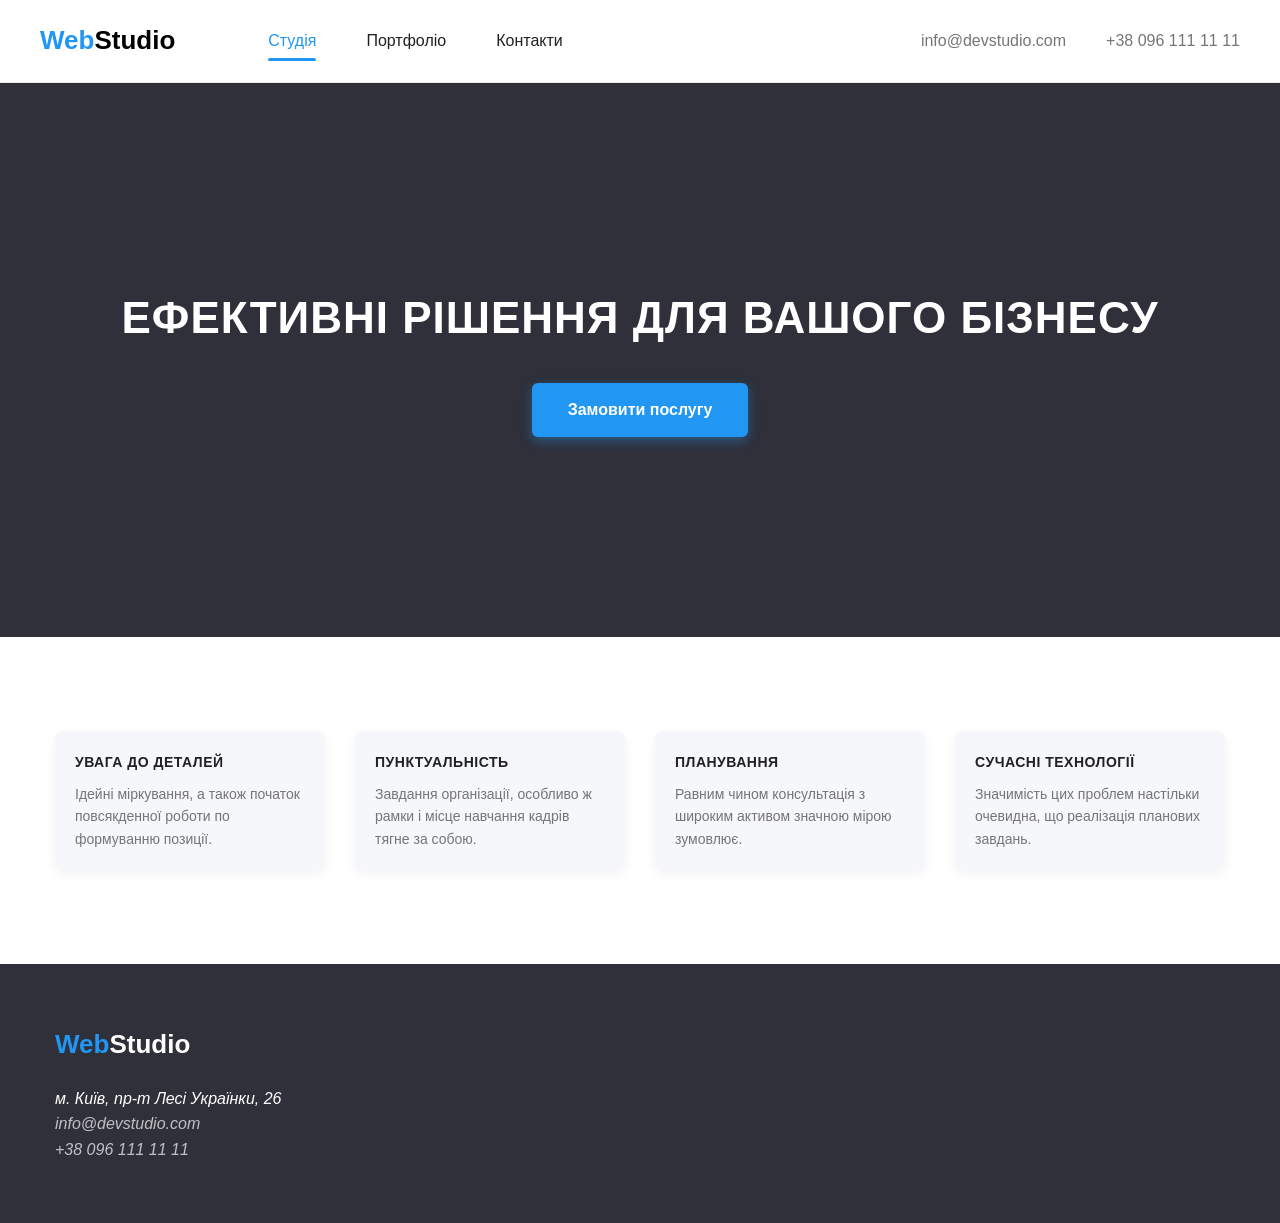
<file: index.html>
<!DOCTYPE html>
<html lang="uk">
<head>
    <meta charset="UTF-8">
    <meta name="viewport" content="width=device-width, initial-scale=1.0">
    <title>WebStudio — Головна</title>

    <link rel="stylesheet" href="https://cdnjs.cloudflare.com/ajax/libs/modern-normalize/2.0.0/modern-normalize.min.css">
    <link rel="stylesheet" href="./css/styles.css">
</head>

<body>

<header class="page-header">
    <div class="container main-nav">
        <nav class="nav">
            <a href="./index.html" class="logo"><span class="accent">Web</span>Studio</a>

            <ul class="site-nav list">
                <li><a href="./index.html" class="link current">Студія</a></li>
                <li><a href="./portfolio.html" class="link">Портфоліо</a></li>
                <li><a href="./contacts.html" class="link">Контакти</a></li>
            </ul>
        </nav>

        <ul class="auth-nav list">
            <li><a href="mailto:info@devstudio.com" class="link">info@devstudio.com</a></li>
            <li><a href="tel:+380961111111" class="link">+38 096 111 11 11</a></li>
        </ul>
    </div>
</header>

<main>
    <section class="hero">
        <div class="container hero-center">
            <h1 class="hero-title">Ефективні рішення для вашого бізнесу</h1>
            <a href="./portfolio.html" class="hero-button">Замовити послугу</a>
        </div>
    </section>

    <section class="section">
        <div class="container">
            <h2 class="visually-hidden">Наші переваги</h2>

            <ul class="features-list list">
                <li class="item">
                    <h3 class="title">УВАГА ДО ДЕТАЛЕЙ</h3>
                    <p class="text">Ідейні міркування, а також початок повсякденної роботи по формуванню позиції.</p>
                </li>

                <li class="item">
                    <h3 class="title">ПУНКТУАЛЬНІСТЬ</h3>
                    <p class="text">Завдання організації, особливо ж рамки і місце навчання кадрів тягне за собою.</p>
                </li>

                <li class="item">
                    <h3 class="title">ПЛАНУВАННЯ</h3>
                    <p class="text">Равним чином консультація з широким активом значною мірою зумовлює.</p>
                </li>

                <li class="item">
                    <h3 class="title">СУЧАСНІ ТЕХНОЛОГІЇ</h3>
                    <p class="text">Значимість цих проблем настільки очевидна, що реалізація планових завдань.</p>
                </li>
            </ul>
        </div>
    </section>
</main>

<footer class="footer">
    <div class="container footer-container">
        <a href="./index.html" class="logo footer-logo"><span class="accent">Web</span>Studio</a>

        <address class="footer-address">
            <ul class="address-list list">
                <li><p class="map-link">м. Київ, пр-т Лесі Українки, 26</p></li>
                <li><a href="mailto:info@devstudio.com" class="link">info@devstudio.com</a></li>
                <li><a href="tel:+380961111111" class="link">+38 096 111 11 11</a></li>
            </ul>
        </address>
    </div>
</footer>

</body>
</html>
</file>
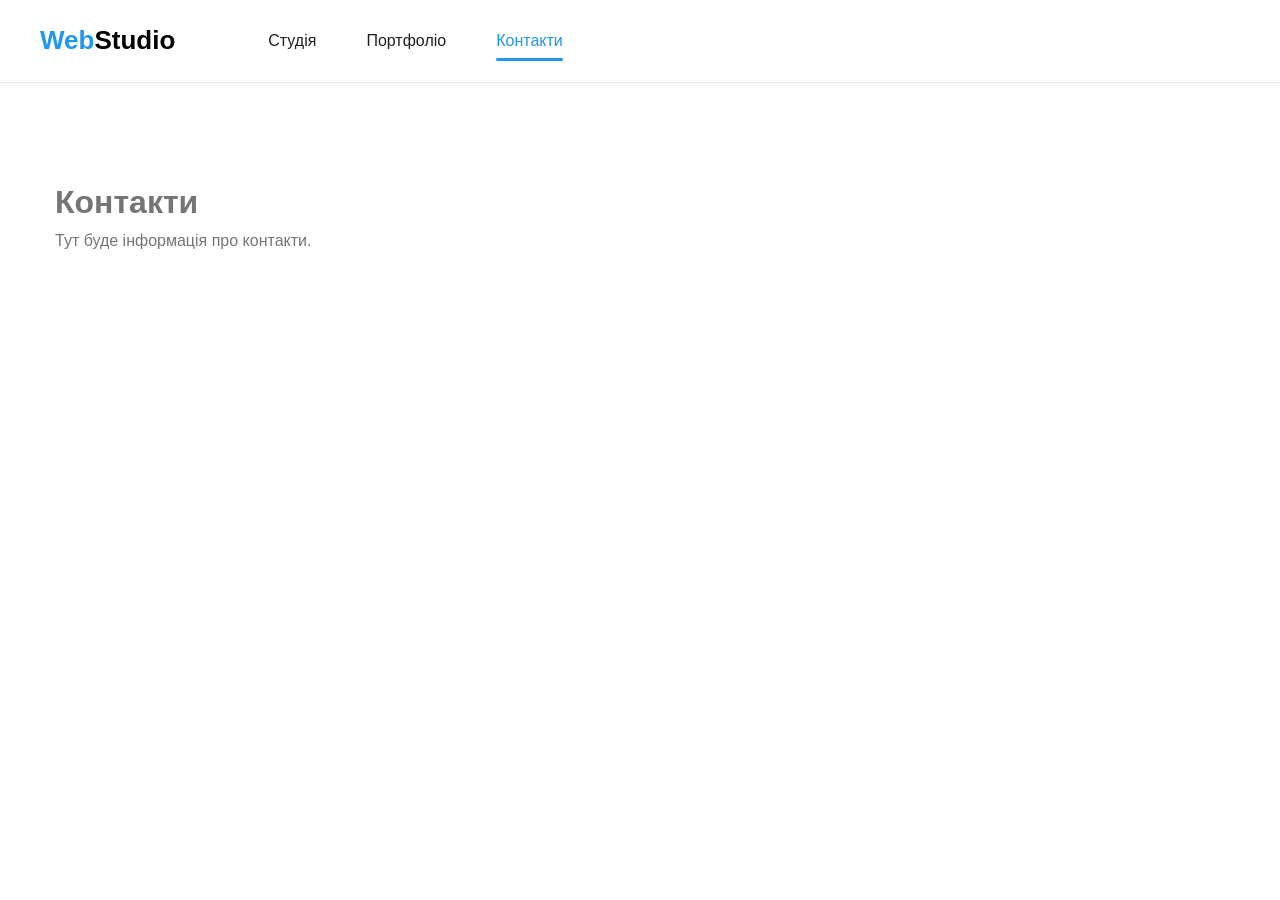
<file: contacts.html>
<!DOCTYPE html>
<html lang="uk">
<head>
    <meta charset="UTF-8">
    <meta name="viewport" content="width=device-width, initial-scale=1.0">
    <title>WebStudio — Контакти</title>

    <link rel="stylesheet" href="https://cdnjs.cloudflare.com/ajax/libs/modern-normalize/2.0.0/modern-normalize.min.css">
    <link rel="stylesheet" href="./css/styles.css">
</head>

<body>

<header class="page-header">
    <div class="container main-nav">
        <nav class="nav">
            <a href="./index.html" class="logo"><span class="accent">Web</span>Studio</a>

            <ul class="site-nav list">
                <li><a href="./index.html" class="link">Студія</a></li>
                <li><a href="./portfolio.html" class="link">Портфоліо</a></li>
                <li><a href="./contacts.html" class="link current">Контакти</a></li>
            </ul>
        </nav>
    </div>
</header>

<main class="section">
    <div class="container">
        <h1>Контакти</h1>
        <p>Тут буде інформація про контакти.</p>
    </div>
</main>

</body>
</html>
</file>
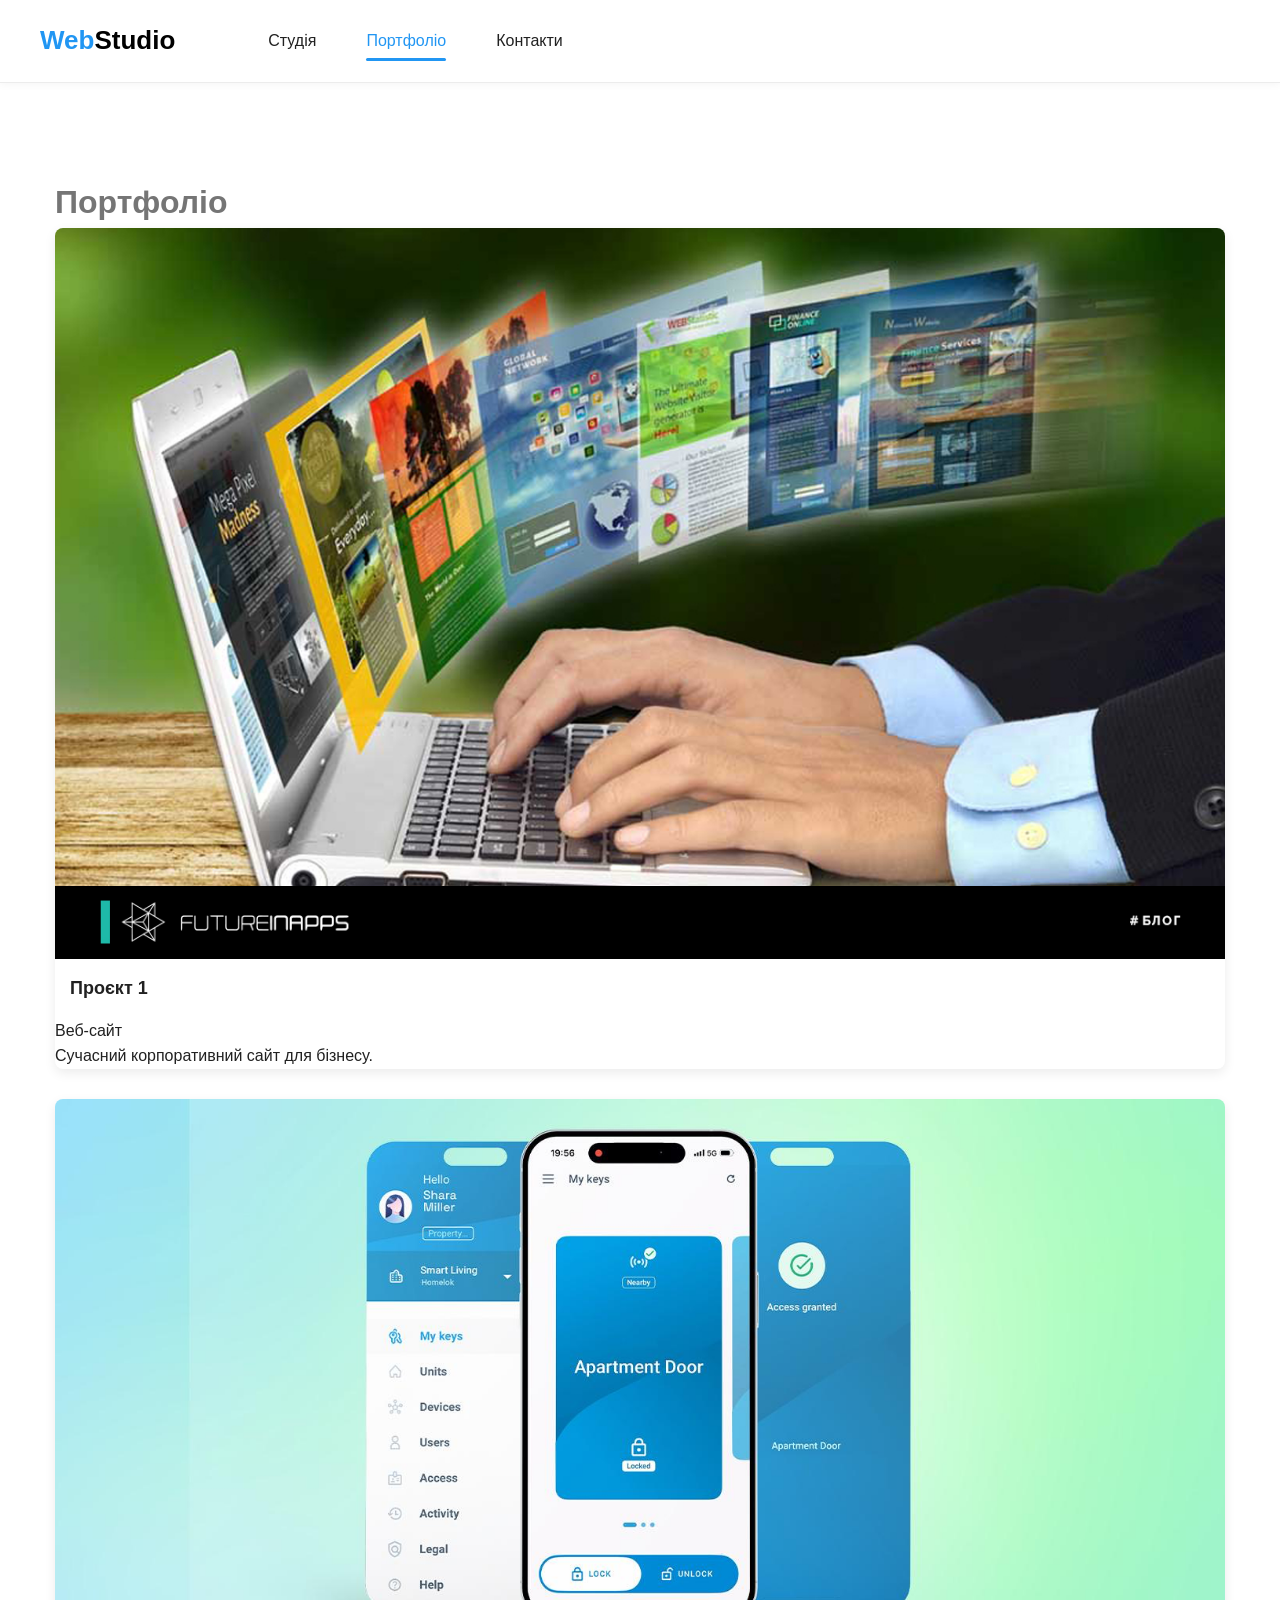
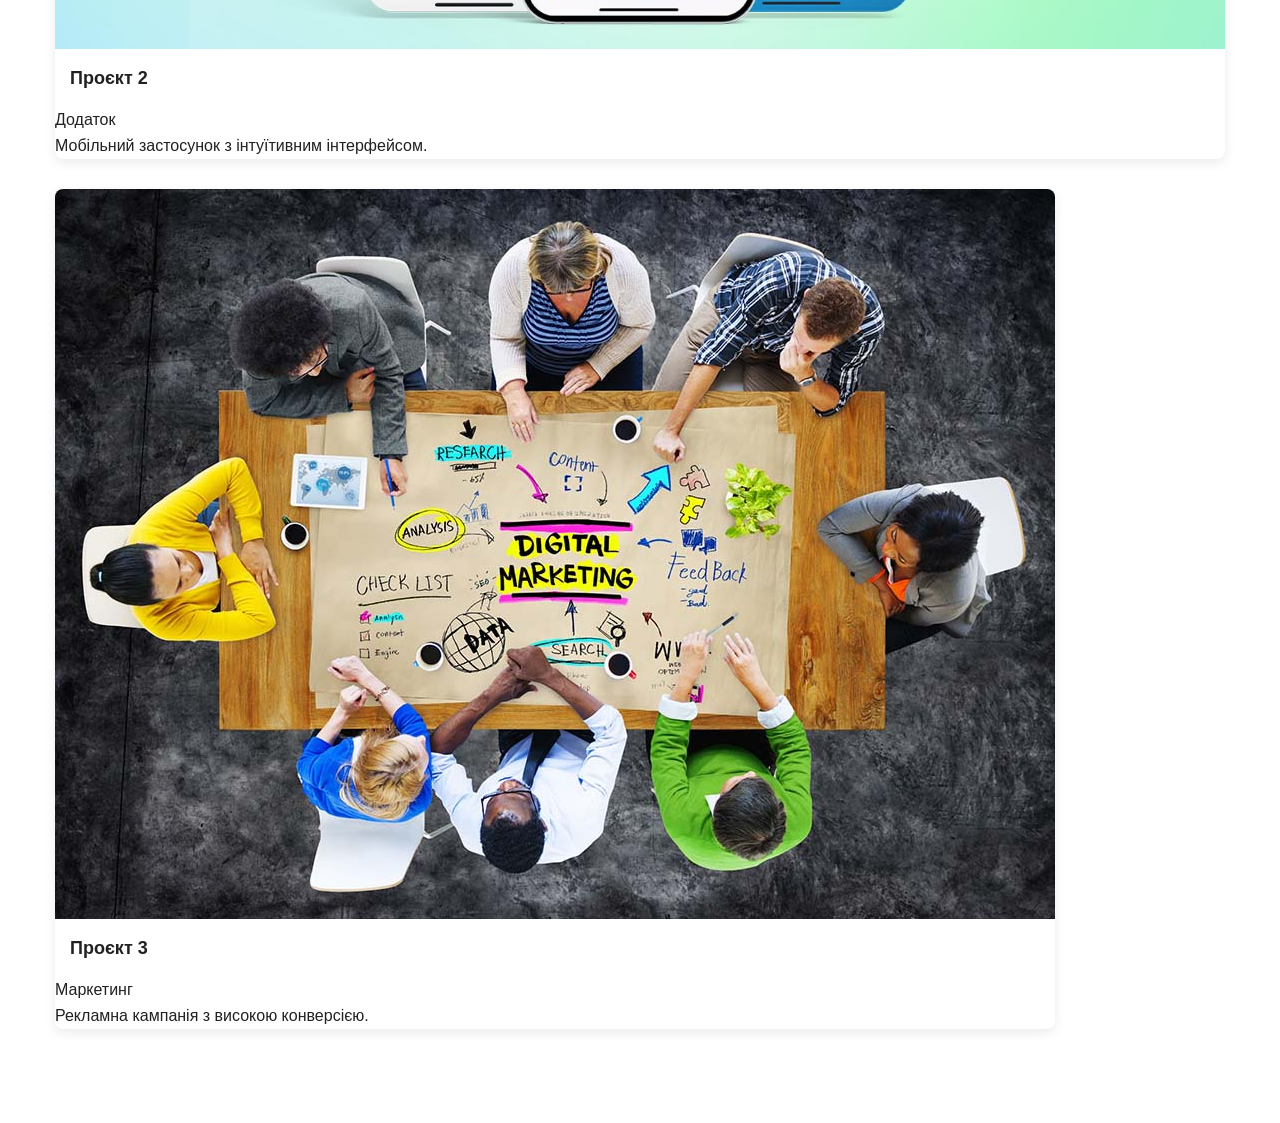
<file: portfolio.html>
<!DOCTYPE html>
<html lang="uk">
<head>
    <meta charset="UTF-8">
    <meta name="viewport" content="width=device-width, initial-scale=1.0">
    <title>WebStudio — Портфоліо</title>

    <link rel="stylesheet" href="https://cdnjs.cloudflare.com/ajax/libs/modern-normalize/2.0.0/modern-normalize.min.css">
    <link rel="stylesheet" href="./css/styles.css">
</head>

<body>

<header class="page-header">
    <div class="container main-nav">
        <nav class="nav">
            <a href="./index.html" class="logo"><span class="accent">Web</span>Studio</a>

            <ul class="site-nav list">
                <li><a href="./index.html" class="link">Студія</a></li>
                <li><a href="./portfolio.html" class="link current">Портфоліо</a></li>
                <li><a href="./contacts.html" class="link">Контакти</a></li>
            </ul>
        </nav>
    </div>
</header>

<main class="section">
    <div class="container">
        <h1>Портфоліо</h1>

        <ul class="portfolio-grid list">

            <!-- Проєкт 1 -->
            <li>
                <a href="#" class="portfolio-card">
                    <img src="./images/portfolio/222.jpg" alt="Проєкт 1">
                    <div class="portfolio-info">
                        <h3 class="portfolio-name">Проєкт 1</h3>
                        <p class="portfolio-type">Веб-сайт</p>
                        <p class="portfolio-desc">Сучасний корпоративний сайт для бізнесу.</p>
                    </div>
                </a>
            </li>

            <!-- Проєкт 2 -->
            <li>
                <a href="#" class="portfolio-card">
                    <img src="./images/portfolio/1111.jpg" alt="Проєкт 2">
                    <div class="portfolio-info">
                        <h3 class="portfolio-name">Проєкт 2</h3>
                        <p class="portfolio-type">Додаток</p>
                        <p class="portfolio-desc">Мобільний застосунок з інтуїтивним інтерфейсом.</p>
                    </div>
                </a>
            </li>

            <!-- Проєкт 3 -->
            <li>
                <a href="#" class="portfolio-card">
                    <img src="./images/portfolio/333.jpg" alt="Проєкт 3">
                    <div class="portfolio-info">
                        <h3 class="portfolio-name">Проєкт 3</h3>
                        <p class="portfolio-type">Маркетинг</p>
                        <p class="portfolio-desc">Рекламна кампанія з високою конверсією.</p>
                    </div>
                </a>
            </li>

        </ul>
    </div>
</main>

</body>
</html>
</file>
<file: css/styles.css>
:root {
  --primary-text-color: #757575;
  --title-text-color: #212121;
  --accent-color: #2196f3;
  --white-color: #ffffff;
  --bg-dark-color: #2f303a;
  --light-bg: #f5f7fa;
}

/* RESET */
h1, h2, h3, h4, h5, h6, p, ul {
  margin: 0;
  padding: 0;
}

.list {
  list-style: none;
}

img {
  display: block;
  max-width: 100%;
  height: auto;
}

body {
  font-family: 'Roboto', sans-serif;
  color: var(--primary-text-color);
  background-color: var(--white-color);
  line-height: 1.6;
}

/* Контейнер */
.container {
  width: 1200px;
  padding: 0 15px;
  margin: 0 auto;
}

/* Секції */
.section {
  padding: 94px 0;
}

/* Хедер */
.page-header {
  border-bottom: 1px solid #ececec;
  background-color: #fff;
  box-shadow: 0 2px 8px rgba(0,0,0,0.04);
}

.main-nav {
  display: flex;
  align-items: center;
  padding: 20px 0;
}

/* Логотип */
.logo {
  font-family: 'Raleway', sans-serif;
  font-weight: 700;
  font-size: 26px;
  text-decoration: none;
  color: #000;
  transition: opacity .3s ease;
}

.logo:hover {
  opacity: 0.7;
}

.accent {
  color: var(--accent-color);
}

/* Навігація */
.nav {
  display: flex;
  align-items: center;
}

.site-nav {
  display: flex;
  gap: 50px;
  margin-left: 93px;
}

.link {
  text-decoration: none;
  color: var(--title-text-color);
  font-weight: 500;
  padding: 8px 0;
  transition: color .3s ease, transform .2s ease;
}

.link:hover,
.link:focus {
  color: var(--accent-color);
  transform: translateY(-2px);
}

.current {
  color: var(--accent-color);
  position: relative;
}

.current::after {
  content: "";
  position: absolute;
  left: 0;
  bottom: -4px;
  width: 100%;
  height: 3px;
  background-color: var(--accent-color);
  border-radius: 2px;
}

/* Контакти */
.auth-nav {
  display: flex;
  gap: 40px;
  margin-left: auto;
}

.auth-nav .link {
  color: var(--primary-text-color);
}

.auth-nav .link:hover {
  color: var(--accent-color);
}

/* Герой */
.hero {
  background-color: var(--bg-dark-color);
  text-align: center;
  padding: 200px 0;
}

.hero-center {
  display: flex;
  flex-direction: column;
  align-items: center;
}

.hero-title {
  color: var(--white-color);
  font-weight: 900;
  font-size: 44px;
  text-transform: uppercase;
  margin-bottom: 30px;
  letter-spacing: 1px;
}

.hero-button {
  padding: 14px 36px;
  font-size: 16px;
  font-weight: 700;
  color: var(--white-color);
  background-color: var(--accent-color);
  border: none;
  border-radius: 6px;
  cursor: pointer;
  transition: background .3s ease, transform .2s ease;
  box-shadow: 0 4px 12px rgba(33, 150, 243, 0.4);
  text-decoration: none;
}

.hero-button:hover {
  background-color: #188ce8;
  transform: translateY(-3px);
}

/* Особливості */
.features-list {
  display: flex;
  gap: 30px;
}

.features-list .item {
  width: 270px;
  padding: 20px;
  background: var(--light-bg);
  border-radius: 8px;
  box-shadow: 0 4px 12px rgba(0,0,0,0.05);
  transition: transform .3s ease, box-shadow .3s ease;
}

.features-list .item:hover {
  transform: translateY(-6px);
  box-shadow: 0 8px 20px rgba(0,0,0,0.08);
}

.features-list .title {
  font-size: 14px;
  font-weight: 700;
  margin-bottom: 10px;
  color: var(--title-text-color);
  letter-spacing: 0.5px;
}

.features-list .text {
  font-size: 14px;
  color: var(--primary-text-color);
}

/* Портфоліо */
.portfolio-grid {
  display: flex;
  flex-wrap: wrap;
  gap: 30px;
}

.portfolio-card {
  display: block;
  text-decoration: none;
  color: var(--title-text-color);
  background: #fff;
  border-radius: 8px;
  overflow: hidden;
  box-shadow: 0 4px 12px rgba(0,0,0,0.08);
  transition: transform .3s ease, box-shadow .3s ease;
}

.portfolio-card:hover {
  transform: translateY(-6px);
  box-shadow: 0 8px 20px rgba(0,0,0,0.12);
}

.portfolio-card img {
  width: 100%;
  display: block;
}

.portfolio-card h3 {
  padding: 15px;
  font-size: 18px;
}

/* Прихований заголовок */
.visually-hidden {
  position: absolute;
  width: 1px;
  height: 1px;
  margin: -1px;
  border: 0;
  padding: 0;
  white-space: nowrap;
  clip-path: inset(100%);
  clip: rect(0 0 0 0);
  overflow: hidden;
}

/* Футер */
.footer {
  background-color: var(--bg-dark-color);
  padding: 60px 0;
  color: var(--white-color);
}

.footer-container {
  display: flex;
  flex-direction: column;
  gap: 20px;
}

.footer-logo {
  color: var(--white-color);
}

.footer-address .link {
  color: rgba(255, 255, 255, 0.7);
  transition: color .3s ease;
}

.footer-address .link:hover {
  color: var(--accent-color);
}

.map-link {
  color: var(--white-color);
}
</file>
